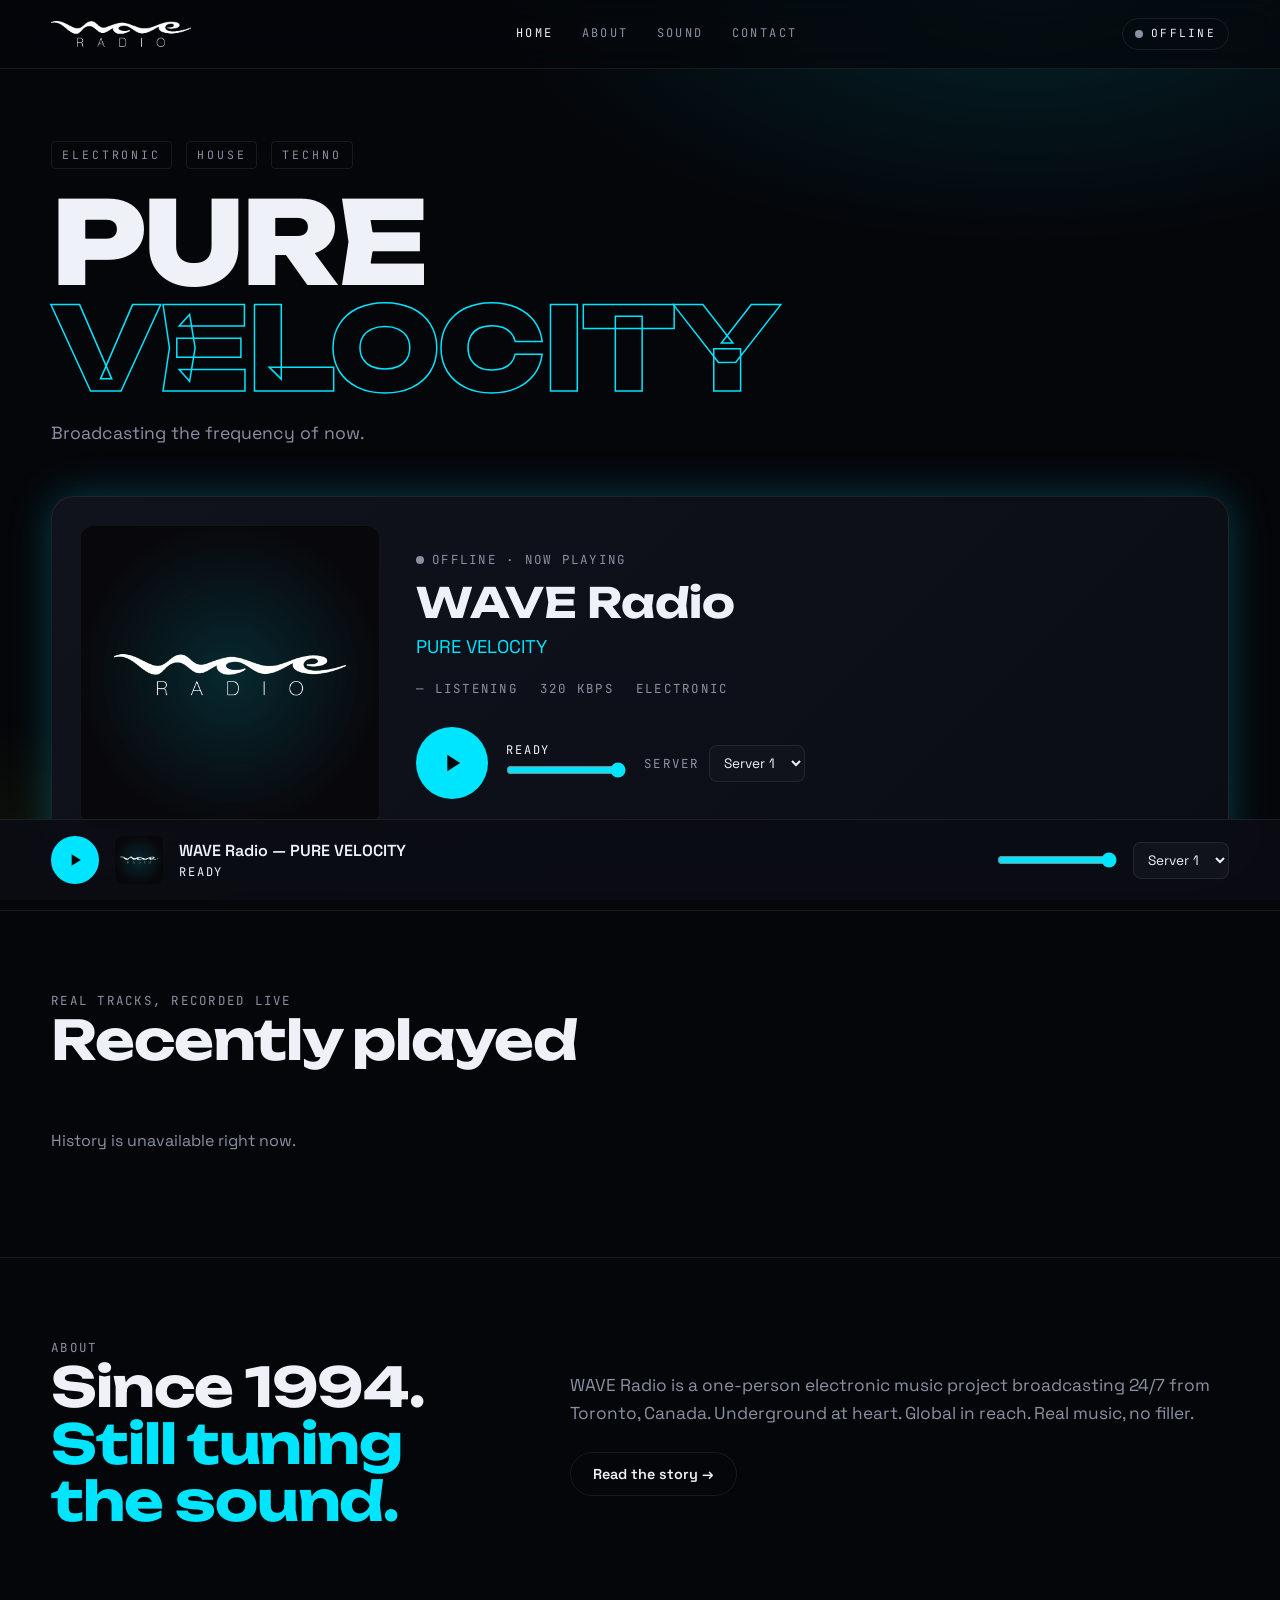
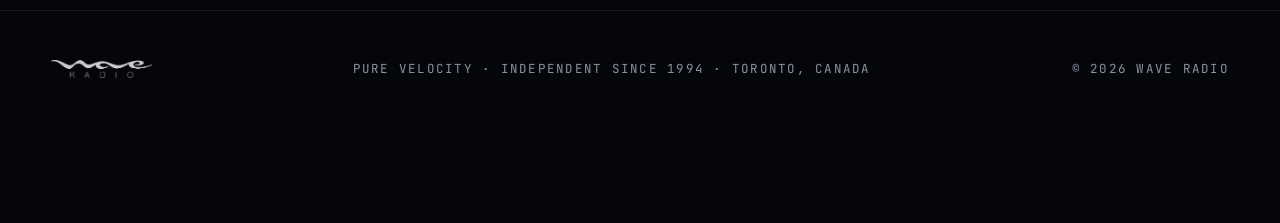
<file: index.html>
<!doctype html>
<html lang="en">
<head>
<meta charset="utf-8">
<meta name="viewport" content="width=device-width, initial-scale=1">
<title>WAVE Radio — Pure Velocity · Electronic, House & Techno 24/7</title>
<meta name="description" content="Independent electronic radio broadcasting house and techno 24/7 from Toronto. Listen live to WAVE Radio.">
<meta property="og:title" content="WAVE Radio — Pure Velocity · Electronic, House & Techno 24/7">
<meta property="og:description" content="Independent electronic radio broadcasting house and techno 24/7 from Toronto. Listen live to WAVE Radio.">
<meta property="og:type" content="website">
<meta name="twitter:card" content="summary_large_image">
<link rel="canonical" href="https://waveradio.eu.org/">
<meta property="og:url" content="https://waveradio.eu.org/">
<meta property="og:site_name" content="WAVE Radio">
<meta property="og:image" content="https://waveradio.eu.org/img/cover.png">
<meta name="twitter:image" content="https://waveradio.eu.org/img/cover.png">
<script type="application/ld+json">
{"@context":"https://schema.org","@type":"RadioStation","name":"WAVE Radio","alternateName":"WAVE Radio Trance","url":"https://waveradio.eu.org/","logo":"https://waveradio.eu.org/img/cover.png","image":"https://waveradio.eu.org/img/cover.png","description":"WAVE Radio — independent 24/7 trance and electronic music stream from Toronto, Canada.","genre":["Trance","Electronic","House","Techno"],"foundingDate":"1994","address":{"@type":"PostalAddress","addressLocality":"Toronto","addressCountry":"CA"},"sameAs":["https://zeno.fm/radio/wave-radio-trance/","https://waveradiotrance.radiostream321.com/"]}
</script>
<link rel="icon" type="image/png" href="img/favicon.png">
<link rel="preconnect" href="https://fonts.googleapis.com">
<link rel="preconnect" href="https://fonts.gstatic.com" crossorigin>
<link href="https://fonts.googleapis.com/css2?family=Unbounded:wght@600;800&family=Space+Grotesk:wght@400;600&family=JetBrains+Mono:wght@400&display=swap" rel="stylesheet">
<link rel="stylesheet" href="css/wave.css">
</head>
<body>
<header class="site-header">
  <div class="wrap">
    <a class="brand" href="index.html"><img src="img/wave-logo.png" alt="WAVE Radio"></a>
    <nav class="nav">
      <a href="index.html" class="active">HOME</a>
      <a href="about.html">ABOUT</a>
      <a href="broadcast.html">SOUND</a>
      <a href="contact.html">CONTACT</a>
    </nav>
    <span class="onair"><span class="dot" data-wave="live-dot"></span><span class="label" data-wave="live">TUNING…</span></span>
  </div>
</header>
<main>

<section class="hero">
  <div class="wrap">
    <div class="kicker"><span>ELECTRONIC</span><span>HOUSE</span><span>TECHNO</span></div>
    <h1 class="display">PURE<br><em>VELOCITY</em></h1>
    <p class="tagline">Broadcasting the frequency of now.</p>

    <div class="now">
      <div class="art"><img data-wave="art" class="fallback" src="img/cover.png" alt="Current track artwork"></div>
      <div>
        <div class="mono"><span class="dot live" data-wave="live-dot" style="display:inline-block;margin-right:8px"></span><span data-wave="live">TUNING…</span> · NOW PLAYING</div>
        <h2 data-wave="title">WAVE Radio</h2>
        <div class="artist" data-wave="artist">PURE VELOCITY</div>
        <div class="mono" data-wave="album" style="margin-top:6px"></div>
        <div class="meta-row">
          <span class="mono"><span data-wave="listeners">—</span> listening</span>
          <span class="mono" data-wave="bitrate">320 kbps</span>
          <span class="mono" data-wave="genre">Electronic</span>
        </div>
        <div class="controls">
          <button class="btn-play" data-player-toggle aria-label="Play WAVE Radio"></button>
          <div>
            <div data-player-status class="status">Ready</div>
            <input type="range" min="0" max="1" step="0.01" data-player-volume aria-label="Volume">
          </div>
          <label class="mono">Server <select data-player-source aria-label="Stream server"></select></label>
        </div>
      </div>
    </div>
  </div>
</section>

<section class="block">
  <div class="wrap">
    <div class="section-head">
      <div><div class="mono">Real tracks, recorded live</div><h2 class="h2">Recently played</h2></div>
    </div>
    <ul class="history" data-history data-limit="10"><p class="empty">Loading…</p></ul>
  </div>
</section>

<section class="block">
  <div class="wrap person">
    <div><div class="mono">About</div><h2 class="h2">Since 1994.<br><span class="accent">Still tuning the sound.</span></h2></div>
    <div>
      <p class="lead">WAVE Radio is a one-person electronic music project broadcasting 24/7 from Toronto, Canada. Underground at heart. Global in reach. Real music, no filler.</p>
      <p style="margin-top:24px"><a class="btn" href="about.html">Read the story →</a></p>
    </div>
  </div>
</section>
</main>
<footer class="site-footer">
  <div class="wrap">
    <img src="img/wave-logo.png" alt="WAVE Radio">
    <span class="mono">PURE VELOCITY · Independent since 1994 · Toronto, Canada</span>
    <span class="mono">© <span id="yr">2026</span> WAVE Radio</span>
  </div>
</footer>
<div class="player-bar" role="region" aria-label="WAVE Radio player">
  <div class="wrap">
    <button class="btn-play" data-player-toggle aria-label="Play WAVE Radio"></button>
    <img class="thumb" data-wave="art" src="img/cover.png" alt="">
    <div class="np">
      <div class="t"><span data-wave="artist">WAVE Radio</span> — <span data-wave="title">PURE VELOCITY</span></div>
      <div data-player-status class="status">Ready</div>
    </div>
    <input class="vol" type="range" min="0" max="1" step="0.01" data-player-volume aria-label="Volume">
    <select class="src" data-player-source aria-label="Stream server"></select>
  </div>
</div>
<script src="js/config.js"></script>
<script src="js/metadata.js"></script>
<script src="js/player.js"></script>
<script src="js/history.js"></script>
<script src="js/site.js"></script>
</body>
</html>
</file>
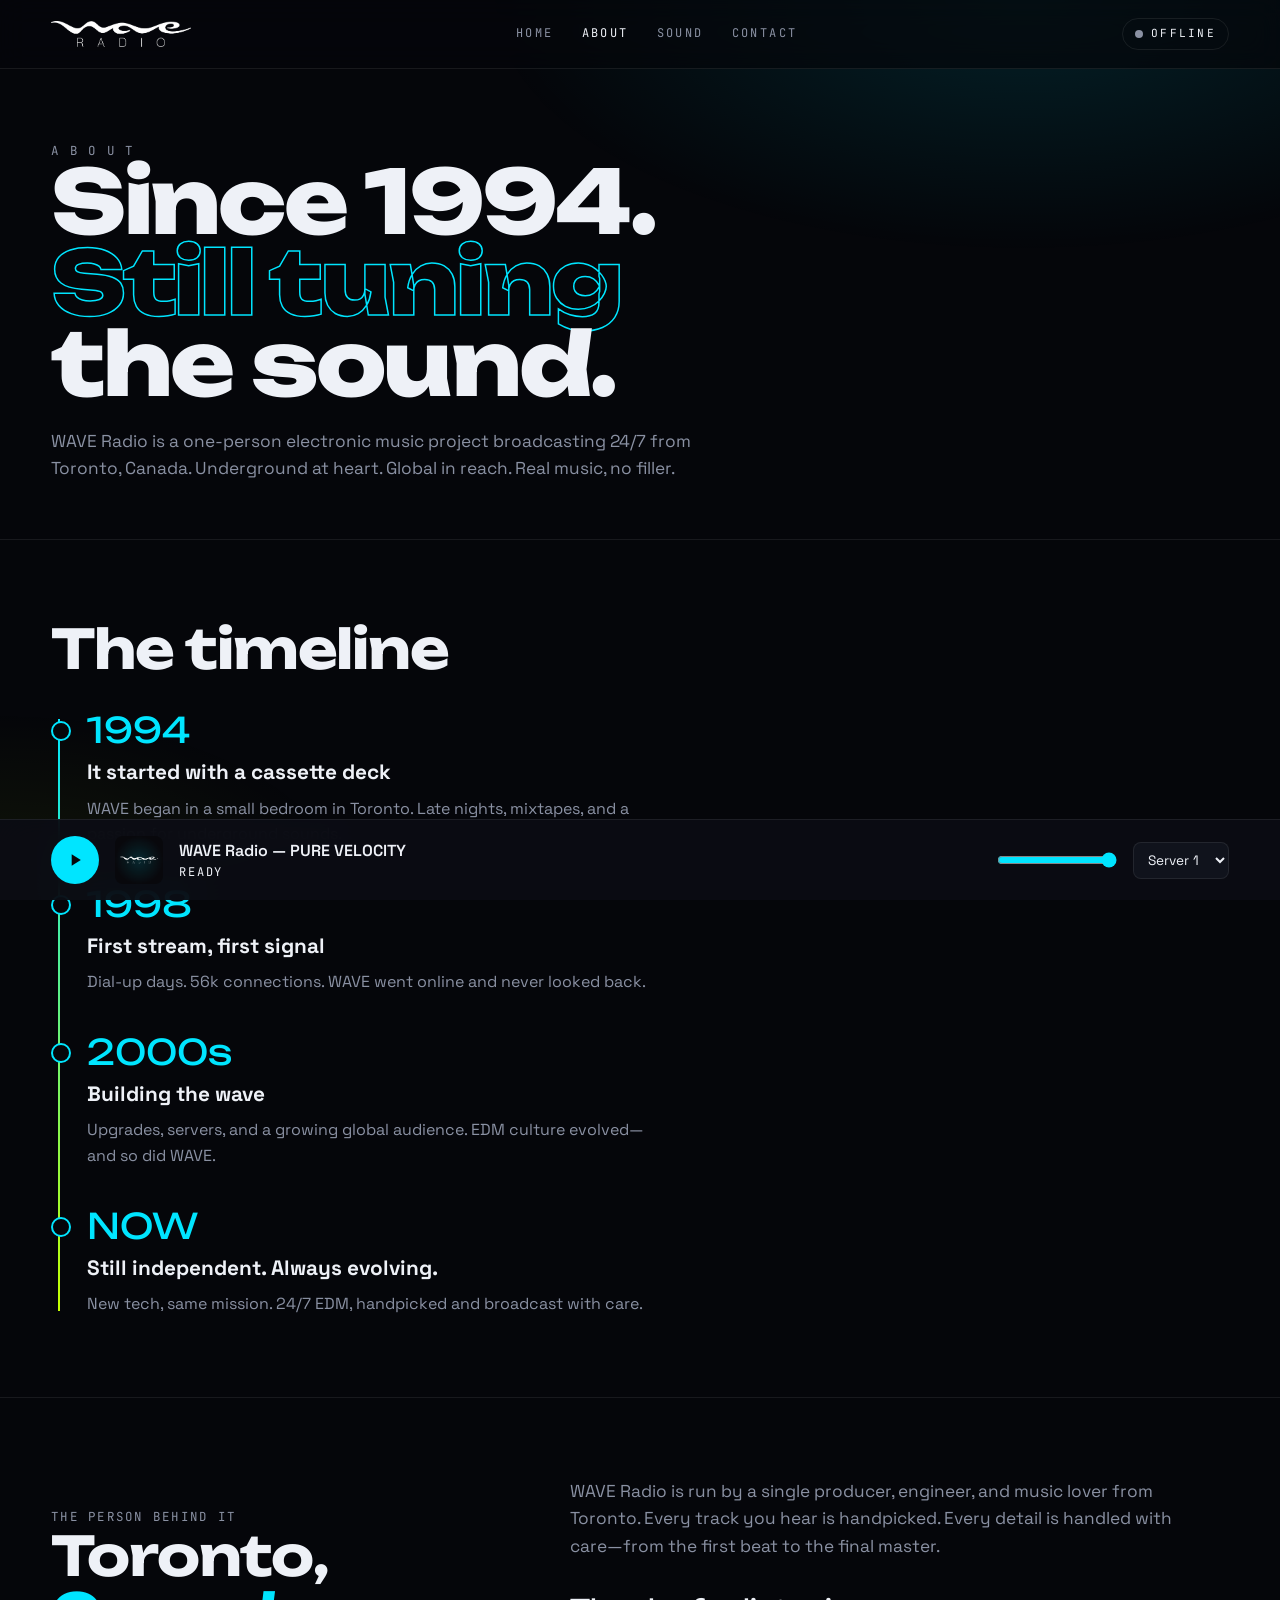
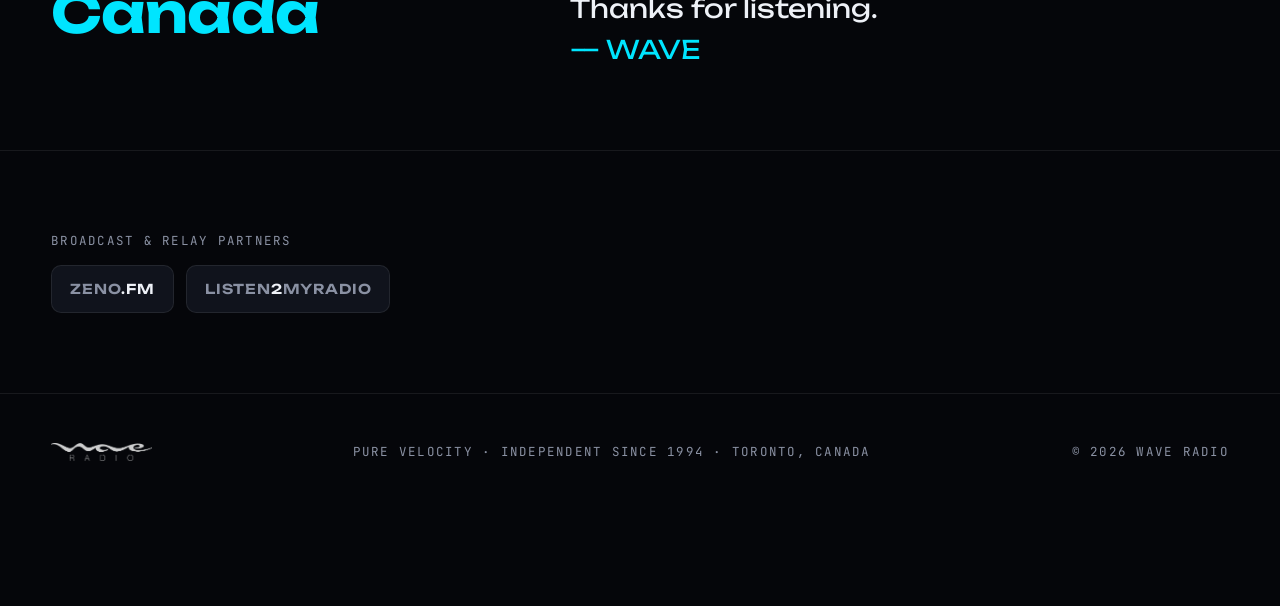
<file: about.html>
<!doctype html>
<html lang="en">
<head>
<meta charset="utf-8">
<meta name="viewport" content="width=device-width, initial-scale=1">
<title>About WAVE Radio — The Story Since 1994</title>
<meta name="description" content="From a Toronto bedroom cassette deck in 1994 to a 24/7 global stream: the history of independent WAVE Radio.">
<meta property="og:title" content="About WAVE Radio — The Story Since 1994">
<meta property="og:description" content="From a Toronto bedroom cassette deck in 1994 to a 24/7 global stream: the history of independent WAVE Radio.">
<meta property="og:type" content="website">
<meta name="twitter:card" content="summary_large_image">
<link rel="canonical" href="https://waveradio.eu.org/about.html">
<meta property="og:url" content="https://waveradio.eu.org/about.html">
<meta property="og:site_name" content="WAVE Radio">
<meta property="og:image" content="https://waveradio.eu.org/img/cover.png">
<meta name="twitter:image" content="https://waveradio.eu.org/img/cover.png">
<link rel="icon" type="image/png" href="img/favicon.png">
<link rel="preconnect" href="https://fonts.googleapis.com">
<link rel="preconnect" href="https://fonts.gstatic.com" crossorigin>
<link href="https://fonts.googleapis.com/css2?family=Unbounded:wght@600;800&family=Space+Grotesk:wght@400;600&family=JetBrains+Mono:wght@400&display=swap" rel="stylesheet">
<link rel="stylesheet" href="css/wave.css">
</head>
<body>
<header class="site-header">
  <div class="wrap">
    <a class="brand" href="index.html"><img src="img/wave-logo.png" alt="WAVE Radio"></a>
    <nav class="nav">
      <a href="index.html">HOME</a>
      <a href="about.html" class="active">ABOUT</a>
      <a href="broadcast.html">SOUND</a>
      <a href="contact.html">CONTACT</a>
    </nav>
    <span class="onair"><span class="dot" data-wave="live-dot"></span><span class="label" data-wave="live">TUNING…</span></span>
  </div>
</header>
<main>

<section class="hero">
  <div class="wrap">
    <div class="mono">A B O U T</div>
    <h1 class="display" style="font-size:clamp(2.4rem,7vw,5.5rem)">Since 1994.<br><em>Still tuning</em><br>the sound.</h1>
    <p class="lead" style="margin-top:24px">WAVE Radio is a one-person electronic music project broadcasting 24/7 from Toronto, Canada. Underground at heart. Global in reach. Real music, no filler.</p>
  </div>
</section>
<section class="block">
  <div class="wrap">
    <div class="section-head"><h2 class="h2">The timeline</h2></div>
    <div class="timeline">
      <div class="tl-item"><div class="tl-year">1994</div><h3>It started with a cassette deck</h3><p>WAVE began in a small bedroom in Toronto. Late nights, mixtapes, and a passion for underground sounds.</p></div>
      <div class="tl-item"><div class="tl-year">1998</div><h3>First stream, first signal</h3><p>Dial-up days. 56k connections. WAVE went online and never looked back.</p></div>
      <div class="tl-item"><div class="tl-year">2000s</div><h3>Building the wave</h3><p>Upgrades, servers, and a growing global audience. EDM culture evolved—and so did WAVE.</p></div>
      <div class="tl-item"><div class="tl-year lime">NOW</div><h3>Still independent. Always evolving.</h3><p>New tech, same mission. 24/7 EDM, handpicked and broadcast with care.</p></div>
    </div>
  </div>
</section>
<section class="block">
  <div class="wrap person">
    <div><div class="mono">The person behind it</div><h2 class="h2">Toronto,<br><span class="accent">Canada</span></h2></div>
    <div>
      <p class="lead">WAVE Radio is run by a single producer, engineer, and music lover from Toronto. Every track you hear is handpicked. Every detail is handled with care—from the first beat to the final master.</p>
      <p class="quote" style="margin-top:28px">Thanks for listening.<br><span class="accent">— WAVE</span></p>
    </div>
  </div>
</section>
<section class="block partners">
  <div class="wrap">
    <div class="mono">BROADCAST &amp; RELAY PARTNERS</div>
    <div class="partner-row">
      <a class="partner" href="https://zeno.fm/radio/wave-radio-trance/" target="_blank" rel="noopener noreferrer" aria-label="Listen to WAVE Radio on Zeno.FM">ZENO<span>.FM</span></a>
      <a class="partner" href="https://waveradiotrance.radiostream321.com/" target="_blank" rel="noopener noreferrer" aria-label="Listen to WAVE Radio on Listen2MyRadio">LISTEN<span>2</span>MYRADIO</a>
    </div>
  </div>
</section>
</main>
<footer class="site-footer">
  <div class="wrap">
    <img src="img/wave-logo.png" alt="WAVE Radio">
    <span class="mono">PURE VELOCITY · Independent since 1994 · Toronto, Canada</span>
    <span class="mono">© <span id="yr">2026</span> WAVE Radio</span>
  </div>
</footer>
<div class="player-bar" role="region" aria-label="WAVE Radio player">
  <div class="wrap">
    <button class="btn-play" data-player-toggle aria-label="Play WAVE Radio"></button>
    <img class="thumb" data-wave="art" src="img/cover.png" alt="">
    <div class="np">
      <div class="t"><span data-wave="artist">WAVE Radio</span> — <span data-wave="title">PURE VELOCITY</span></div>
      <div data-player-status class="status">Ready</div>
    </div>
    <input class="vol" type="range" min="0" max="1" step="0.01" data-player-volume aria-label="Volume">
    <select class="src" data-player-source aria-label="Stream server"></select>
  </div>
</div>
<script src="js/config.js"></script>
<script src="js/metadata.js"></script>
<script src="js/player.js"></script>
<script src="js/history.js"></script>
<script src="js/site.js"></script>
</body>
</html>
</file>
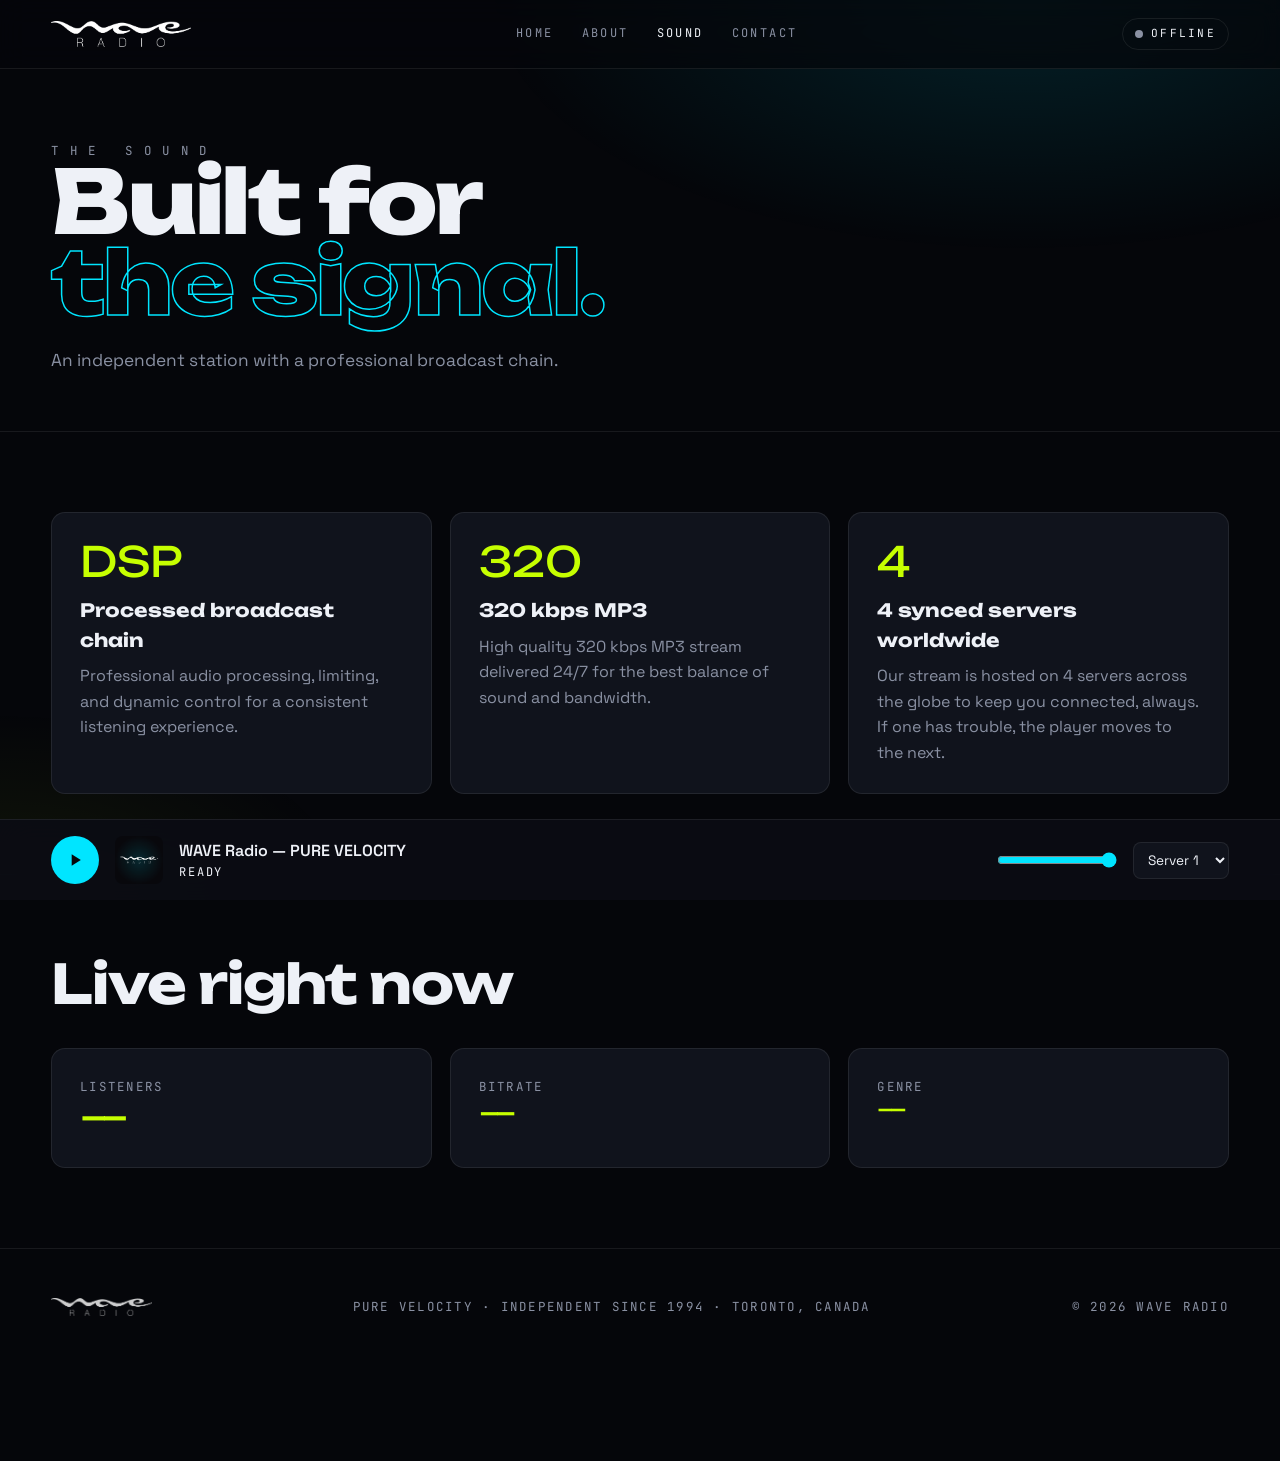
<file: broadcast.html>
<!doctype html>
<html lang="en">
<head>
<meta charset="utf-8">
<meta name="viewport" content="width=device-width, initial-scale=1">
<title>The Sound — WAVE Radio Broadcast & Technical Info</title>
<meta name="description" content="How WAVE sounds: a processed broadcast chain, 320 kbps MP3 and multiple synced servers worldwide.">
<meta property="og:title" content="The Sound — WAVE Radio Broadcast & Technical Info">
<meta property="og:description" content="How WAVE sounds: a processed broadcast chain, 320 kbps MP3 and multiple synced servers worldwide.">
<meta property="og:type" content="website">
<meta name="twitter:card" content="summary_large_image">
<link rel="canonical" href="https://waveradio.eu.org/broadcast.html">
<meta property="og:url" content="https://waveradio.eu.org/broadcast.html">
<meta property="og:site_name" content="WAVE Radio">
<meta property="og:image" content="https://waveradio.eu.org/img/cover.png">
<meta name="twitter:image" content="https://waveradio.eu.org/img/cover.png">
<link rel="icon" type="image/png" href="img/favicon.png">
<link rel="preconnect" href="https://fonts.googleapis.com">
<link rel="preconnect" href="https://fonts.gstatic.com" crossorigin>
<link href="https://fonts.googleapis.com/css2?family=Unbounded:wght@600;800&family=Space+Grotesk:wght@400;600&family=JetBrains+Mono:wght@400&display=swap" rel="stylesheet">
<link rel="stylesheet" href="css/wave.css">
</head>
<body>
<header class="site-header">
  <div class="wrap">
    <a class="brand" href="index.html"><img src="img/wave-logo.png" alt="WAVE Radio"></a>
    <nav class="nav">
      <a href="index.html">HOME</a>
      <a href="about.html">ABOUT</a>
      <a href="broadcast.html" class="active">SOUND</a>
      <a href="contact.html">CONTACT</a>
    </nav>
    <span class="onair"><span class="dot" data-wave="live-dot"></span><span class="label" data-wave="live">TUNING…</span></span>
  </div>
</header>
<main>

<section class="hero">
  <div class="wrap">
    <div class="mono">T H E &nbsp; S O U N D</div>
    <h1 class="display" style="font-size:clamp(2.4rem,7vw,5.5rem)">Built for<br><em>the signal.</em></h1>
    <p class="lead" style="margin-top:24px">An independent station with a professional broadcast chain.</p>
  </div>
</section>
<section class="block">
  <div class="wrap grid-3">
    <div class="card"><div class="big-num">DSP</div><h3>Processed broadcast chain</h3><p>Professional audio processing, limiting, and dynamic control for a consistent listening experience.</p></div>
    <div class="card"><div class="big-num">320</div><h3>320 kbps MP3</h3><p>High quality 320 kbps MP3 stream delivered 24/7 for the best balance of sound and bandwidth.</p></div>
    <div class="card"><div class="big-num">4</div><h3>4 synced servers worldwide</h3><p>Our stream is hosted on 4 servers across the globe to keep you connected, always. If one has trouble, the player moves to the next.</p></div>
  </div>
</section>
<section class="block">
  <div class="wrap">
    <div class="section-head"><h2 class="h2">Live right now</h2></div>
    <div class="grid-3">
      <div class="card"><div class="mono">Listeners</div><div class="big-num" data-wave="listeners">—</div></div>
      <div class="card"><div class="mono">Bitrate</div><div class="big-num" data-wave="bitrate" style="font-size:2rem">—</div></div>
      <div class="card"><div class="mono">Genre</div><div class="big-num" data-wave="genre" style="font-size:1.6rem">—</div></div>
    </div>
  </div>
</section>
</main>
<footer class="site-footer">
  <div class="wrap">
    <img src="img/wave-logo.png" alt="WAVE Radio">
    <span class="mono">PURE VELOCITY · Independent since 1994 · Toronto, Canada</span>
    <span class="mono">© <span id="yr">2026</span> WAVE Radio</span>
  </div>
</footer>
<div class="player-bar" role="region" aria-label="WAVE Radio player">
  <div class="wrap">
    <button class="btn-play" data-player-toggle aria-label="Play WAVE Radio"></button>
    <img class="thumb" data-wave="art" src="img/cover.png" alt="">
    <div class="np">
      <div class="t"><span data-wave="artist">WAVE Radio</span> — <span data-wave="title">PURE VELOCITY</span></div>
      <div data-player-status class="status">Ready</div>
    </div>
    <input class="vol" type="range" min="0" max="1" step="0.01" data-player-volume aria-label="Volume">
    <select class="src" data-player-source aria-label="Stream server"></select>
  </div>
</div>
<script src="js/config.js"></script>
<script src="js/metadata.js"></script>
<script src="js/player.js"></script>
<script src="js/history.js"></script>
<script src="js/site.js"></script>
</body>
</html>
</file>
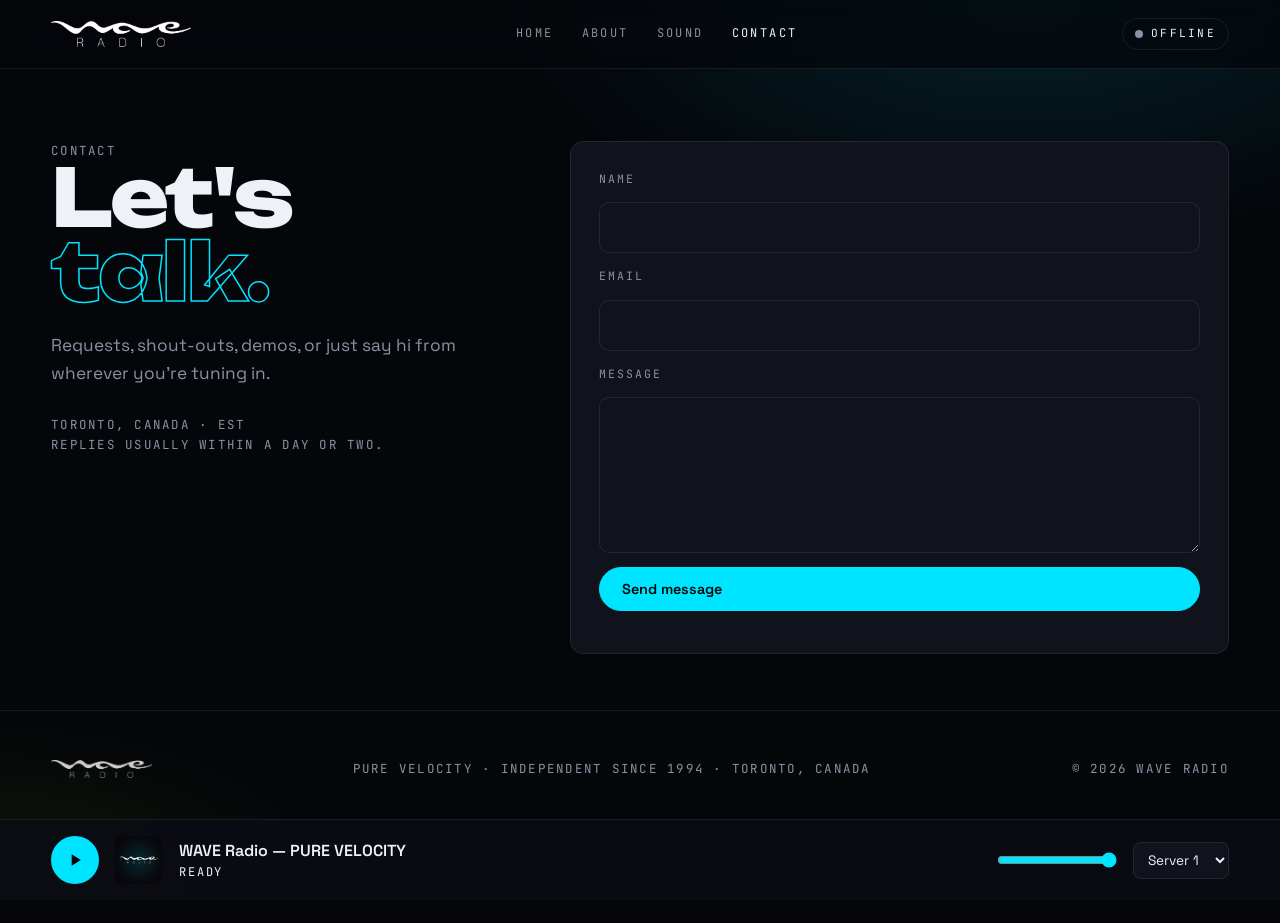
<file: contact.html>
<!doctype html>
<html lang="en">
<head>
<meta charset="utf-8">
<meta name="viewport" content="width=device-width, initial-scale=1">
<title>Contact WAVE Radio — Requests, Shout-outs & Demos</title>
<meta name="description" content="Send WAVE Radio a request, shout-out or demo, or just say hi from wherever you're tuning in.">
<meta property="og:title" content="Contact WAVE Radio — Requests, Shout-outs & Demos">
<meta property="og:description" content="Send WAVE Radio a request, shout-out or demo, or just say hi from wherever you're tuning in.">
<meta property="og:type" content="website">
<meta name="twitter:card" content="summary_large_image">
<link rel="canonical" href="https://waveradio.eu.org/contact.html">
<meta property="og:url" content="https://waveradio.eu.org/contact.html">
<meta property="og:site_name" content="WAVE Radio">
<meta property="og:image" content="https://waveradio.eu.org/img/cover.png">
<meta name="twitter:image" content="https://waveradio.eu.org/img/cover.png">
<link rel="icon" type="image/png" href="img/favicon.png">
<link rel="preconnect" href="https://fonts.googleapis.com">
<link rel="preconnect" href="https://fonts.gstatic.com" crossorigin>
<link href="https://fonts.googleapis.com/css2?family=Unbounded:wght@600;800&family=Space+Grotesk:wght@400;600&family=JetBrains+Mono:wght@400&display=swap" rel="stylesheet">
<link rel="stylesheet" href="css/wave.css">
</head>
<body>
<header class="site-header">
  <div class="wrap">
    <a class="brand" href="index.html"><img src="img/wave-logo.png" alt="WAVE Radio"></a>
    <nav class="nav">
      <a href="index.html">HOME</a>
      <a href="about.html">ABOUT</a>
      <a href="broadcast.html">SOUND</a>
      <a href="contact.html" class="active">CONTACT</a>
    </nav>
    <span class="onair"><span class="dot" data-wave="live-dot"></span><span class="label" data-wave="live">TUNING…</span></span>
  </div>
</header>
<main>

<section class="hero">
  <div class="wrap person" style="align-items:start">
    <div>
      <div class="mono">Contact</div>
      <h1 class="display" style="font-size:clamp(2.4rem,7vw,5rem)">Let's<br><em>talk.</em></h1>
      <p class="lead" style="margin-top:24px">Requests, shout-outs, demos, or just say hi from wherever you're tuning in.</p>
      <p class="mono" style="margin-top:28px">Toronto, Canada · EST<br>Replies usually within a day or two.</p>
    </div>
    <form class="form card" data-contact-form>
      <label for="name">Name</label><input id="name" name="name" required maxlength="100">
      <label for="email">Email</label><input id="email" name="email" type="email" required maxlength="255">
      <label for="message">Message</label><textarea id="message" name="message" rows="6" required maxlength="2000"></textarea>
      <input name="website" tabindex="-1" autocomplete="off" style="position:absolute;left:-9999px" aria-hidden="true">
      <button class="btn btn-primary" type="submit">Send message</button>
      <p class="form-msg" role="status"></p>
    </form>
  </div>
</section>
</main>
<footer class="site-footer">
  <div class="wrap">
    <img src="img/wave-logo.png" alt="WAVE Radio">
    <span class="mono">PURE VELOCITY · Independent since 1994 · Toronto, Canada</span>
    <span class="mono">© <span id="yr">2026</span> WAVE Radio</span>
  </div>
</footer>
<div class="player-bar" role="region" aria-label="WAVE Radio player">
  <div class="wrap">
    <button class="btn-play" data-player-toggle aria-label="Play WAVE Radio"></button>
    <img class="thumb" data-wave="art" src="img/cover.png" alt="">
    <div class="np">
      <div class="t"><span data-wave="artist">WAVE Radio</span> — <span data-wave="title">PURE VELOCITY</span></div>
      <div data-player-status class="status">Ready</div>
    </div>
    <input class="vol" type="range" min="0" max="1" step="0.01" data-player-volume aria-label="Volume">
    <select class="src" data-player-source aria-label="Stream server"></select>
  </div>
</div>
<script src="js/config.js"></script>
<script src="js/metadata.js"></script>
<script src="js/player.js"></script>
<script src="js/history.js"></script>
<script src="js/site.js"></script>
</body>
</html>
</file>
<file: css/wave.css>
/* WAVE Radio — PURE VELOCITY design system. Edit tokens here. */
:root {
  --bg: #05060a;
  --bg-2: #0b0d14;
  --panel: #10131c;
  --line: rgba(255, 255, 255, 0.08);
  --text: #eef1f7;
  --muted: #8a91a3;
  --accent: #00e5ff;      /* signal cyan */
  --accent-2: #c6ff00;    /* acid lime */
  --danger: #ff3d5a;
  --warn: #ffb020;
  --radius: 14px;
  --font-display: "Unbounded", system-ui, sans-serif;
  --font-body: "Space Grotesk", system-ui, sans-serif;
  --font-mono: "JetBrains Mono", ui-monospace, monospace;
  --glow: 0 0 40px rgba(0, 229, 255, 0.25);
}
* { box-sizing: border-box; margin: 0; padding: 0; }
html { scroll-behavior: smooth; }
body {
  background: var(--bg);
  color: var(--text);
  font-family: var(--font-body);
  line-height: 1.6;
  padding-bottom: 96px;
  -webkit-font-smoothing: antialiased;
}
body::before {
  content: ""; position: fixed; inset: 0; z-index: -1; pointer-events: none;
  background:
    radial-gradient(60% 40% at 80% 0%, rgba(0, 229, 255, 0.12), transparent 70%),
    radial-gradient(40% 30% at 0% 100%, rgba(198, 255, 0, 0.07), transparent 70%);
}
a { color: inherit; text-decoration: none; }
img { max-width: 100%; display: block; }
.wrap { width: min(1180px, 92vw); margin: 0 auto; }
.mono { font-family: var(--font-mono); font-size: 0.78rem; letter-spacing: 0.18em; text-transform: uppercase; color: var(--muted); }
.accent { color: var(--accent); }
.lime { color: var(--accent-2); }

/* Header */
.site-header { position: sticky; top: 0; z-index: 20; backdrop-filter: blur(14px); background: rgba(5, 6, 10, 0.7); border-bottom: 1px solid var(--line); }
.site-header .wrap { display: flex; align-items: center; justify-content: space-between; height: 68px; gap: 16px; }
.brand { display: block; flex: 0 0 auto; }
.brand img { display: block; width: 140px; height: auto; aspect-ratio: 1724 / 309; object-fit: contain; }
.nav { display: flex; gap: 28px; }
.nav a { font-family: var(--font-mono); font-size: 0.75rem; letter-spacing: 0.2em; color: var(--muted); transition: color .2s; }
.nav a:hover, .nav a.active { color: var(--text); }
.onair { display: inline-flex; align-items: center; gap: 8px; font-family: var(--font-mono); font-size: 0.7rem; letter-spacing: 0.2em; padding: 6px 12px; border: 1px solid var(--line); border-radius: 999px; }
.dot { width: 8px; height: 8px; border-radius: 50%; background: var(--muted); }
.dot.live { background: var(--danger); box-shadow: 0 0 12px var(--danger); animation: pulse 1.6s infinite; }
.dot.ok { background: var(--accent-2); }
.dot.bad { background: var(--danger); }
.dot.warn { background: var(--warn); }
@keyframes pulse { 50% { opacity: .35; } }
/* Phone: two rows. Row 1 = logo + ON AIR, row 2 = full-width menu with large tap targets. */
@media (max-width: 720px) {
  .site-header .wrap { display: grid; grid-template-columns: 1fr auto; grid-template-areas: "brand onair" "nav nav"; height: auto; row-gap: 0; column-gap: 12px; padding-top: 12px; }
  .brand { grid-area: brand; }
  .brand img { width: 120px; }
  .onair { grid-area: onair; font-size: .72rem; padding: 6px 12px; }
  .nav { grid-area: nav; justify-content: space-between; gap: 0; margin-top: 10px; border-top: 1px solid var(--line); }
  .nav a { flex: 1; text-align: center; font-size: .82rem; letter-spacing: .1em; padding: 14px 0; color: var(--text); opacity: .7; }
  .nav a.active { opacity: 1; color: var(--accent); box-shadow: inset 0 -2px 0 var(--accent); }
}
@media (max-width: 360px) {
  .nav a { font-size: .74rem; letter-spacing: .05em; }
}

/* Hero / now playing */
.hero { padding: 72px 0 56px; }
.kicker { display: flex; gap: 14px; flex-wrap: wrap; margin-bottom: 20px; }
.kicker span { font-family: var(--font-mono); font-size: .72rem; letter-spacing: .25em; padding: 4px 10px; border: 1px solid var(--line); border-radius: 4px; color: var(--muted); }
.display { font-family: var(--font-display); font-weight: 800; font-size: clamp(2.8rem, 9vw, 7.5rem); line-height: .92; letter-spacing: -0.03em; }
.display em { font-style: normal; color: transparent; -webkit-text-stroke: 1.5px var(--accent); }
.tagline { margin-top: 18px; color: var(--muted); font-size: 1.1rem; }

.now { margin-top: 48px; display: grid; grid-template-columns: 300px 1fr; gap: 36px; align-items: center; background: linear-gradient(135deg, var(--panel), var(--bg-2)); border: 1px solid var(--line); border-radius: calc(var(--radius) * 1.6); padding: 28px; box-shadow: var(--glow); }
.art { aspect-ratio: 1; border-radius: var(--radius); overflow: hidden; background: #000 center/60% no-repeat; border: 1px solid var(--line); display: grid; place-items: center; }
.art img { width: 100%; height: 100%; object-fit: cover; }
.art img.fallback { width: 100%; height: 100%; object-fit: cover; opacity: 1; }
.now h2 { font-family: var(--font-display); font-size: clamp(1.5rem, 3.4vw, 2.6rem); line-height: 1.1; margin: 10px 0 6px; }
.now .artist { font-size: 1.15rem; color: var(--accent); }
.meta-row { display: flex; gap: 22px; flex-wrap: wrap; margin-top: 18px; }
.controls { display: flex; align-items: center; gap: 18px; margin-top: 28px; flex-wrap: wrap; }
@media (max-width: 760px) { .now { grid-template-columns: 1fr; } .art { max-width: 320px; } }

/* Buttons */
.btn-play { width: 72px; height: 72px; border-radius: 50%; border: 0; cursor: pointer; background: var(--accent); color: var(--bg); display: grid; place-items: center; box-shadow: 0 0 0 0 rgba(0,229,255,.6); transition: transform .15s; }
.btn-play:hover { transform: scale(1.05); }
.btn-play.playing { animation: ring 2s infinite; }
@keyframes ring { 0% { box-shadow: 0 0 0 0 rgba(0,229,255,.5);} 100% { box-shadow: 0 0 0 22px rgba(0,229,255,0);} }
.btn-play svg { width: 28px; height: 28px; }
.btn { display: inline-flex; align-items: center; gap: 8px; padding: 12px 22px; border-radius: 999px; border: 1px solid var(--line); background: transparent; color: var(--text); font: 600 .9rem var(--font-body); cursor: pointer; transition: background .2s, border-color .2s; }
.btn:hover { border-color: var(--accent); }
.btn-primary { background: var(--accent); color: var(--bg); border-color: var(--accent); }
.btn-primary:hover { background: var(--accent-2); border-color: var(--accent-2); }
input[type=range] { accent-color: var(--accent); width: 120px; }
select { background: var(--panel); color: var(--text); border: 1px solid var(--line); border-radius: 8px; padding: 8px 10px; font: .85rem var(--font-body); }
.status { font-family: var(--font-mono); font-size: .75rem; letter-spacing: .15em; text-transform: uppercase; }
.status.error { color: var(--danger); }
.status.playing { color: var(--accent-2); }
.status.buffering { color: var(--warn); }

/* Sections */
section.block { padding: 80px 0; border-top: 1px solid var(--line); }
.section-head { display: flex; justify-content: space-between; align-items: end; gap: 20px; margin-bottom: 36px; flex-wrap: wrap; }
.h2 { font-family: var(--font-display); font-size: clamp(1.8rem, 4.5vw, 3.4rem); line-height: 1.05; letter-spacing: -0.02em; }
.lead { color: var(--muted); max-width: 640px; font-size: 1.08rem; }

/* History list */
.history { display: grid; gap: 2px; }
.history li { list-style: none; display: grid; grid-template-columns: 56px 1fr auto; gap: 16px; align-items: center; padding: 12px; border-radius: 10px; transition: background .2s; }
.history li:hover { background: var(--panel); }
.history img { width: 56px; height: 56px; border-radius: 8px; object-fit: cover; background: #000; }
.history .t { font-weight: 600; }
.history .a { color: var(--muted); font-size: .92rem; }
.empty { color: var(--muted); padding: 24px 0; }

/* Timeline */
.timeline { position: relative; display: grid; gap: 40px; padding-left: 36px; }
.timeline::before { content: ""; position: absolute; left: 7px; top: 6px; bottom: 6px; width: 2px; background: linear-gradient(var(--accent), var(--accent-2)); }
.tl-item { position: relative; }
.tl-item::before { content: ""; position: absolute; left: -36px; top: 8px; width: 16px; height: 16px; border-radius: 50%; background: var(--bg); border: 2px solid var(--accent); }
.tl-year { font-family: var(--font-display); font-size: 2.2rem; color: var(--accent); line-height: 1; }
.tl-item h3 { font-size: 1.3rem; margin: 8px 0 6px; }
.tl-item p { color: var(--muted); max-width: 560px; }

/* Cards */
.grid-3 { display: grid; grid-template-columns: repeat(auto-fit, minmax(260px, 1fr)); gap: 18px; }
.card { background: var(--panel); border: 1px solid var(--line); border-radius: var(--radius); padding: 28px; }
.card h3 { font-family: var(--font-display); font-size: 1.15rem; margin: 14px 0 8px; }
.card p { color: var(--muted); }
.big-num { font-family: var(--font-display); font-size: 2.6rem; color: var(--accent-2); line-height: 1; }

.person { display: grid; grid-template-columns: 1fr 1.4fr; gap: 48px; align-items: center; }
@media (max-width: 760px) { .person { grid-template-columns: 1fr; } }
.quote { font-family: var(--font-display); font-size: 1.6rem; }

/* Forms */
.form { display: grid; gap: 14px; }
.form label { font-family: var(--font-mono); font-size: .72rem; letter-spacing: .18em; text-transform: uppercase; color: var(--muted); }
.form input, .form textarea { width: 100%; background: var(--panel); border: 1px solid var(--line); border-radius: 10px; color: var(--text); padding: 14px; font: 1rem var(--font-body); }
.form input:focus, .form textarea:focus { outline: none; border-color: var(--accent); }
.form-msg { font-size: .95rem; }
.form-msg.ok { color: var(--accent-2); }
.form-msg.err { color: var(--danger); }

/* Mini player bar */
.player-bar { position: fixed; left: 0; right: 0; bottom: 0; z-index: 30; background: rgba(11, 13, 20, .92); backdrop-filter: blur(16px); border-top: 1px solid var(--line); }
.player-bar .wrap { display: flex; align-items: center; gap: 16px; height: 80px; }
.player-bar .btn-play { width: 48px; height: 48px; flex: none; }
.player-bar .btn-play svg { width: 20px; height: 20px; }
.player-bar .np { flex: 1; min-width: 0; }
.player-bar .np .t { font-weight: 600; white-space: nowrap; overflow: hidden; text-overflow: ellipsis; }
.player-bar .thumb { width: 48px; height: 48px; border-radius: 8px; object-fit: cover; background: #08080c; flex: none; }
.player-bar .thumb.fallback, .history img.fallback { object-fit: contain; }
@media (max-width: 640px) { .player-bar .vol, .player-bar .src { display: none; } }

/* Footer */
.site-footer { border-top: 1px solid var(--line); padding: 48px 0; color: var(--muted); }
.site-footer .wrap { display: flex; justify-content: space-between; flex-wrap: wrap; gap: 20px; align-items: center; }
.site-footer img { height: 18px; width: auto; opacity: .8; }

/* Broadcast & relay partners (About page) */
.partners { padding-top: 0; }
.partner-row { display: flex; flex-wrap: wrap; gap: 12px; margin-top: 14px; }
.partner { font-family: "Unbounded", sans-serif; font-weight: 600; font-size: .85rem; letter-spacing: .06em; color: var(--muted); text-decoration: none; padding: 12px 18px; border: 1px solid var(--line); border-radius: 10px; background: var(--panel); transition: color .2s, border-color .2s; }
.partner span { color: var(--text); }
.partner:hover, .partner:focus-visible, .partner:active { color: var(--accent-2); border-color: var(--accent-2); }
.partner:hover span, .partner:active span { color: var(--accent-2); }
</file>
